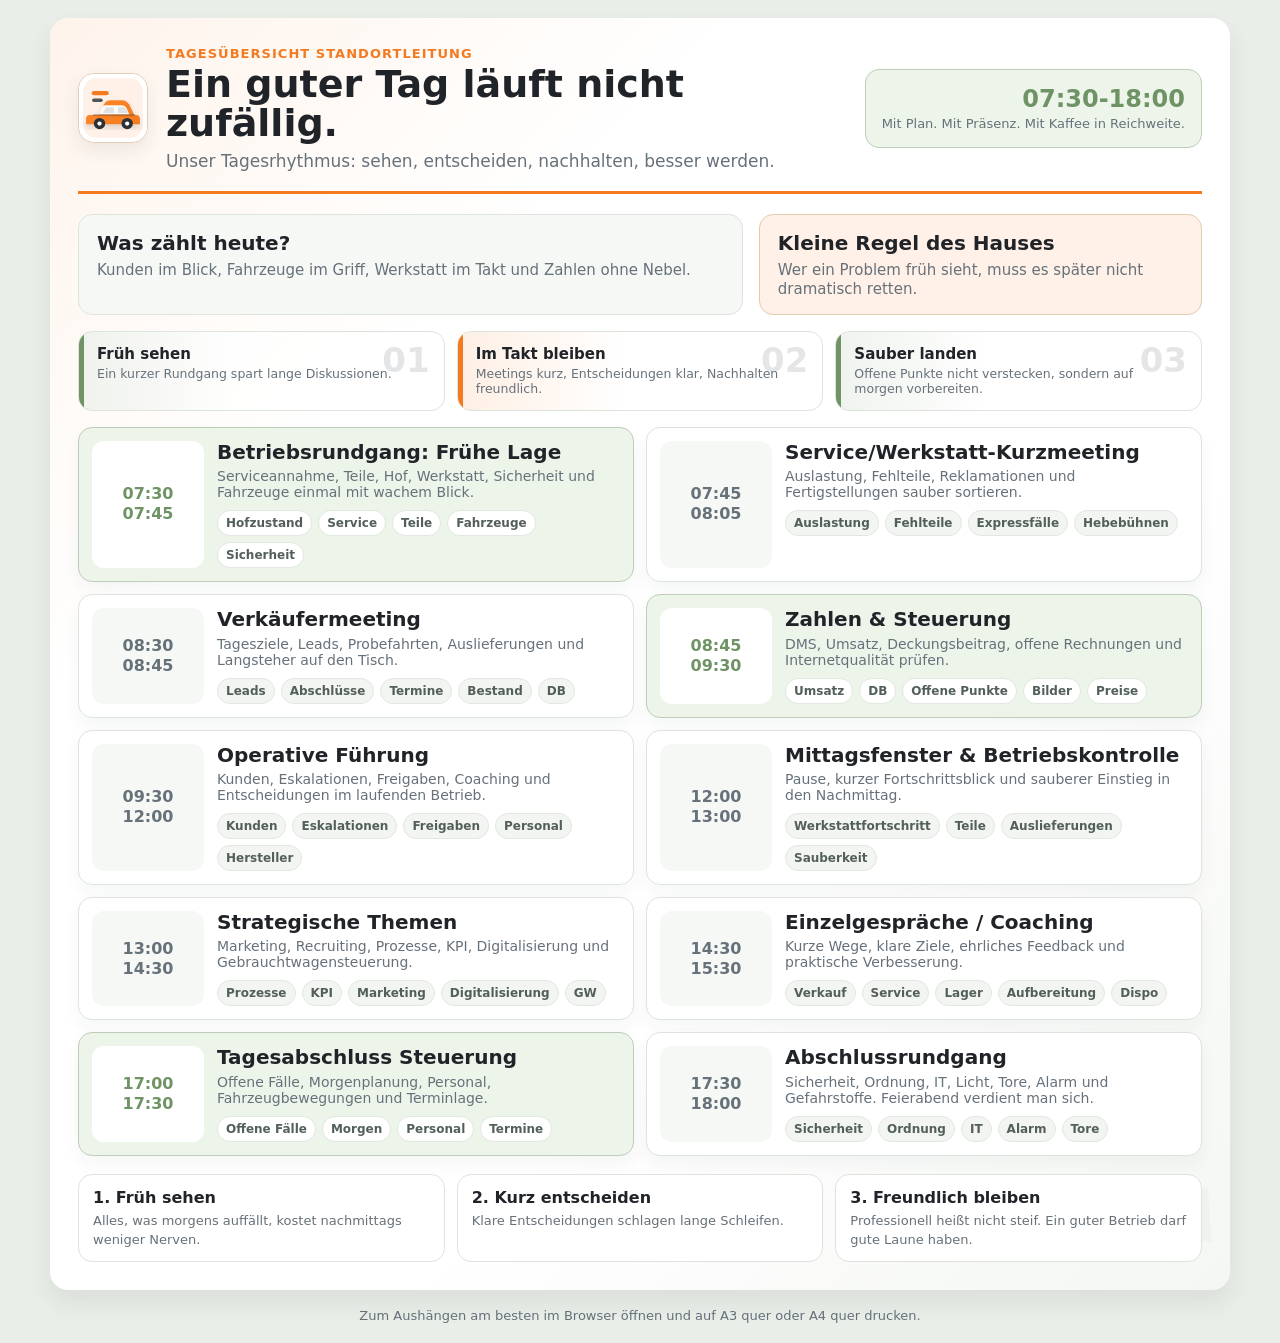
<file: druckvorlagen/tagesuebersicht-aushang.html>
<!doctype html>
<html lang="de">
<head>
  <meta charset="utf-8" />
  <meta name="viewport" content="width=device-width, initial-scale=1" />
  <title>Tagesübersicht Standortleitung</title>
  <style>
    :root {
      --orange: #f47a20;
      --orange-soft: #fff1e7;
      --green: #6f9364;
      --green-soft: #edf5eb;
      --ink: #202428;
      --muted: #66717a;
      --line: #dce4db;
      --paper: #ffffff;
      --soft: #f6f8f5;
      --shadow: 0 12px 26px rgba(32, 36, 40, .08);
    }

    * {
      box-sizing: border-box;
      print-color-adjust: exact;
      -webkit-print-color-adjust: exact;
    }

    body {
      margin: 0;
      background: #e9eee8;
      color: var(--ink);
      font-family: Inter, ui-sans-serif, system-ui, -apple-system, BlinkMacSystemFont, "Segoe UI", sans-serif;
    }

    .poster {
      width: min(1180px, calc(100vw - 32px));
      margin: 18px auto;
      padding: 28px;
      border-radius: 18px;
      background:
        linear-gradient(135deg, rgba(244, 122, 32, .09), transparent 28%),
        linear-gradient(315deg, rgba(111, 147, 100, .08), transparent 34%),
        var(--paper);
      box-shadow: var(--shadow);
      overflow: hidden;
      position: relative;
    }

    .poster::before {
      content: "";
      position: absolute;
      inset: auto -64px 42px auto;
      width: 360px;
      height: 54px;
      border-radius: 999px;
      background: repeating-linear-gradient(90deg, rgba(216, 225, 214, .65) 0 48px, transparent 48px 76px);
      opacity: .32;
      transform: rotate(-4deg);
    }

    header {
      display: grid;
      grid-template-columns: auto 1fr auto;
      gap: 18px;
      align-items: center;
      padding-bottom: 20px;
      border-bottom: 3px solid var(--orange);
      position: relative;
      z-index: 1;
    }

    .logo {
      width: 70px;
      height: 70px;
      border-radius: 16px;
      border: 1px solid color-mix(in srgb, var(--orange) 22%, var(--line));
      background: #fff;
      display: grid;
      place-items: center;
      box-shadow: 0 8px 18px rgba(32, 36, 40, .08);
      overflow: hidden;
    }

    .logo img {
      width: 100%;
      height: 100%;
      display: block;
    }

    .eyebrow {
      margin: 0 0 4px;
      color: var(--orange);
      font-size: 13px;
      font-weight: 800;
      letter-spacing: .08em;
      text-transform: uppercase;
    }

    h1 {
      margin: 0;
      font-size: 38px;
      line-height: 1.02;
      letter-spacing: 0;
    }

    .subtitle {
      margin-top: 8px;
      color: var(--muted);
      font-size: 17px;
    }

    .day-badge {
      min-width: 176px;
      padding: 15px 16px;
      border-radius: 14px;
      background: var(--green-soft);
      border: 1px solid color-mix(in srgb, var(--green) 28%, var(--line));
      text-align: right;
    }

    .day-badge strong {
      display: block;
      color: var(--green);
      font-size: 24px;
    }

    .day-badge span {
      color: var(--muted);
      font-size: 13px;
    }

    .motto {
      display: grid;
      grid-template-columns: 1.2fr .8fr;
      gap: 16px;
      margin: 20px 0;
      position: relative;
      z-index: 1;
    }

    .motto-card {
      padding: 16px 18px;
      border-radius: 14px;
      background: var(--soft);
      border: 1px solid var(--line);
    }

    .motto-card strong {
      display: block;
      font-size: 20px;
      margin-bottom: 5px;
    }

    .motto-card span {
      color: var(--muted);
      font-size: 15px;
    }

    .motto-card.fun {
      background: var(--orange-soft);
      border-color: color-mix(in srgb, var(--orange) 24%, var(--line));
    }

    .visual-strip {
      display: grid;
      grid-template-columns: 1fr 1fr 1fr;
      gap: 12px;
      margin: -4px 0 16px;
      position: relative;
      z-index: 1;
    }

    .visual-note {
      min-height: 74px;
      padding: 13px 16px 13px 18px;
      border-radius: 14px;
      border: 1px solid var(--line);
      background:
        linear-gradient(90deg, rgba(111, 147, 100, .11), transparent 42%),
        rgba(255, 255, 255, .86);
      position: relative;
      overflow: hidden;
    }

    .visual-note::before {
      content: "";
      position: absolute;
      left: 0;
      top: 0;
      bottom: 0;
      width: 5px;
      background: var(--green);
    }

    .visual-note::after {
      content: attr(data-step);
      position: absolute;
      right: 14px;
      top: 11px;
      color: rgba(102, 113, 122, .18);
      font-size: 34px;
      font-weight: 850;
      line-height: 1;
    }

    .visual-note.road {
      background:
        linear-gradient(90deg, rgba(244, 122, 32, .12), transparent 46%),
        #fff;
    }

    .visual-note.road::before {
      background: var(--orange);
    }

    .visual-note strong {
      display: block;
      font-size: 15px;
      margin-bottom: 3px;
    }

    .visual-note span {
      display: block;
      color: var(--muted);
      font-size: 12.5px;
      line-height: 1.25;
    }

    .schedule {
      display: grid;
      grid-template-columns: repeat(2, minmax(0, 1fr));
      gap: 12px;
      position: relative;
      z-index: 1;
    }

    .block {
      display: grid;
      grid-template-columns: 112px minmax(0, 1fr);
      gap: 13px;
      padding: 13px;
      border-radius: 14px;
      background: #fff;
      border: 1px solid var(--line);
      box-shadow: 0 8px 18px rgba(32, 36, 40, .045);
    }

    .block.highlight {
      background: var(--green-soft);
      border-color: color-mix(in srgb, var(--green) 28%, var(--line));
    }

    .time {
      display: grid;
      place-items: center;
      align-self: stretch;
      padding: 10px;
      border-radius: 12px;
      background: var(--soft);
      color: var(--muted);
      font-weight: 760;
      text-align: center;
      line-height: 1.25;
    }

    .block.highlight .time {
      background: #fff;
      color: var(--green);
    }

    .content h2 {
      margin: 0;
      font-size: 20px;
      line-height: 1.12;
    }

    .content p {
      margin: 5px 0 10px;
      color: var(--muted);
      font-size: 14px;
    }

    .chips {
      display: flex;
      flex-wrap: wrap;
      gap: 6px;
    }

    .chips span {
      padding: 5px 8px;
      border-radius: 999px;
      background: #f3f5f2;
      color: #53605a;
      border: 1px solid #e1e8df;
      font-size: 12px;
      font-weight: 650;
    }

    .block.highlight .chips span {
      background: #fff;
    }

    .footer {
      display: grid;
      grid-template-columns: repeat(3, minmax(0, 1fr));
      gap: 12px;
      margin-top: 18px;
      position: relative;
      z-index: 1;
    }

    .rule {
      padding: 13px 14px;
      border-radius: 14px;
      background: #fff;
      border: 1px solid var(--line);
    }

    .rule b {
      display: block;
      margin-bottom: 3px;
    }

    .rule span {
      color: var(--muted);
      font-size: 13px;
    }

    .print-hint {
      width: min(1180px, calc(100vw - 32px));
      margin: 0 auto 20px;
      color: #66717a;
      font-size: 13px;
      text-align: center;
    }

    @media print {
      @page {
        size: A3 landscape;
        margin: 10mm;
      }

      body {
        background: #fff;
      }

      .poster {
        width: 100%;
        margin: 0;
        padding: 12mm;
        border-radius: 0;
        box-shadow: none;
      }

      .print-hint {
        display: none;
      }
    }

    @media (max-width: 850px) {
      .poster {
        width: calc(100vw - 18px);
        padding: 18px;
      }

      header,
      .motto,
      .visual-strip,
      .schedule,
      .footer {
        grid-template-columns: 1fr;
      }

      .day-badge {
        text-align: left;
      }
    }
  </style>
</head>
<body>
  <main class="poster">
    <header>
      <div class="logo">
        <img src="../assets/standort-logo.svg" alt="Standortleitung Logo" />
      </div>
      <div>
        <p class="eyebrow">Tagesübersicht Standortleitung</p>
        <h1>Ein guter Tag läuft nicht zufällig.</h1>
        <div class="subtitle">Unser Tagesrhythmus: sehen, entscheiden, nachhalten, besser werden.</div>
      </div>
      <div class="day-badge">
        <strong>07:30-18:00</strong>
        <span>Mit Plan. Mit Präsenz. Mit Kaffee in Reichweite.</span>
      </div>
    </header>

    <section class="motto" aria-label="Tagesmotto">
      <div class="motto-card">
        <strong>Was zählt heute?</strong>
        <span>Kunden im Blick, Fahrzeuge im Griff, Werkstatt im Takt und Zahlen ohne Nebel.</span>
      </div>
      <div class="motto-card fun">
        <strong>Kleine Regel des Hauses</strong>
        <span>Wer ein Problem früh sieht, muss es später nicht dramatisch retten.</span>
      </div>
    </section>

    <section class="visual-strip" aria-label="Tagesroute">
      <div class="visual-note green" data-step="01">
        <strong>Früh sehen</strong>
        <span>Ein kurzer Rundgang spart lange Diskussionen.</span>
      </div>
      <div class="visual-note road" data-step="02">
        <strong>Im Takt bleiben</strong>
        <span>Meetings kurz, Entscheidungen klar, Nachhalten freundlich.</span>
      </div>
      <div class="visual-note" data-step="03">
        <strong>Sauber landen</strong>
        <span>Offene Punkte nicht verstecken, sondern auf morgen vorbereiten.</span>
      </div>
    </section>

    <section class="schedule" aria-label="Tagesplan">
      <article class="block highlight">
        <div class="time">07:30<br />07:45</div>
        <div class="content">
          <h2>Betriebsrundgang: Frühe Lage</h2>
          <p>Serviceannahme, Teile, Hof, Werkstatt, Sicherheit und Fahrzeuge einmal mit wachem Blick.</p>
          <div class="chips"><span>Hofzustand</span><span>Service</span><span>Teile</span><span>Fahrzeuge</span><span>Sicherheit</span></div>
        </div>
      </article>

      <article class="block">
        <div class="time">07:45<br />08:05</div>
        <div class="content">
          <h2>Service/Werkstatt-Kurzmeeting</h2>
          <p>Auslastung, Fehlteile, Reklamationen und Fertigstellungen sauber sortieren.</p>
          <div class="chips"><span>Auslastung</span><span>Fehlteile</span><span>Expressfälle</span><span>Hebebühnen</span></div>
        </div>
      </article>

      <article class="block">
        <div class="time">08:30<br />08:45</div>
        <div class="content">
          <h2>Verkäufermeeting</h2>
          <p>Tagesziele, Leads, Probefahrten, Auslieferungen und Langsteher auf den Tisch.</p>
          <div class="chips"><span>Leads</span><span>Abschlüsse</span><span>Termine</span><span>Bestand</span><span>DB</span></div>
        </div>
      </article>

      <article class="block highlight">
        <div class="time">08:45<br />09:30</div>
        <div class="content">
          <h2>Zahlen & Steuerung</h2>
          <p>DMS, Umsatz, Deckungsbeitrag, offene Rechnungen und Internetqualität prüfen.</p>
          <div class="chips"><span>Umsatz</span><span>DB</span><span>Offene Punkte</span><span>Bilder</span><span>Preise</span></div>
        </div>
      </article>

      <article class="block">
        <div class="time">09:30<br />12:00</div>
        <div class="content">
          <h2>Operative Führung</h2>
          <p>Kunden, Eskalationen, Freigaben, Coaching und Entscheidungen im laufenden Betrieb.</p>
          <div class="chips"><span>Kunden</span><span>Eskalationen</span><span>Freigaben</span><span>Personal</span><span>Hersteller</span></div>
        </div>
      </article>

      <article class="block">
        <div class="time">12:00<br />13:00</div>
        <div class="content">
          <h2>Mittagsfenster & Betriebskontrolle</h2>
          <p>Pause, kurzer Fortschrittsblick und sauberer Einstieg in den Nachmittag.</p>
          <div class="chips"><span>Werkstattfortschritt</span><span>Teile</span><span>Auslieferungen</span><span>Sauberkeit</span></div>
        </div>
      </article>

      <article class="block">
        <div class="time">13:00<br />14:30</div>
        <div class="content">
          <h2>Strategische Themen</h2>
          <p>Marketing, Recruiting, Prozesse, KPI, Digitalisierung und Gebrauchtwagensteuerung.</p>
          <div class="chips"><span>Prozesse</span><span>KPI</span><span>Marketing</span><span>Digitalisierung</span><span>GW</span></div>
        </div>
      </article>

      <article class="block">
        <div class="time">14:30<br />15:30</div>
        <div class="content">
          <h2>Einzelgespräche / Coaching</h2>
          <p>Kurze Wege, klare Ziele, ehrliches Feedback und praktische Verbesserung.</p>
          <div class="chips"><span>Verkauf</span><span>Service</span><span>Lager</span><span>Aufbereitung</span><span>Dispo</span></div>
        </div>
      </article>

      <article class="block highlight">
        <div class="time">17:00<br />17:30</div>
        <div class="content">
          <h2>Tagesabschluss Steuerung</h2>
          <p>Offene Fälle, Morgenplanung, Personal, Fahrzeugbewegungen und Terminlage.</p>
          <div class="chips"><span>Offene Fälle</span><span>Morgen</span><span>Personal</span><span>Termine</span></div>
        </div>
      </article>

      <article class="block">
        <div class="time">17:30<br />18:00</div>
        <div class="content">
          <h2>Abschlussrundgang</h2>
          <p>Sicherheit, Ordnung, IT, Licht, Tore, Alarm und Gefahrstoffe. Feierabend verdient man sich.</p>
          <div class="chips"><span>Sicherheit</span><span>Ordnung</span><span>IT</span><span>Alarm</span><span>Tore</span></div>
        </div>
      </article>
    </section>

    <section class="footer" aria-label="Leitsätze">
      <div class="rule"><b>1. Früh sehen</b><span>Alles, was morgens auffällt, kostet nachmittags weniger Nerven.</span></div>
      <div class="rule"><b>2. Kurz entscheiden</b><span>Klare Entscheidungen schlagen lange Schleifen.</span></div>
      <div class="rule"><b>3. Freundlich bleiben</b><span>Professionell heißt nicht steif. Ein guter Betrieb darf gute Laune haben.</span></div>
    </section>
  </main>
  <div class="print-hint">Zum Aushängen am besten im Browser öffnen und auf A3 quer oder A4 quer drucken.</div>
</body>
</html>
</file>
